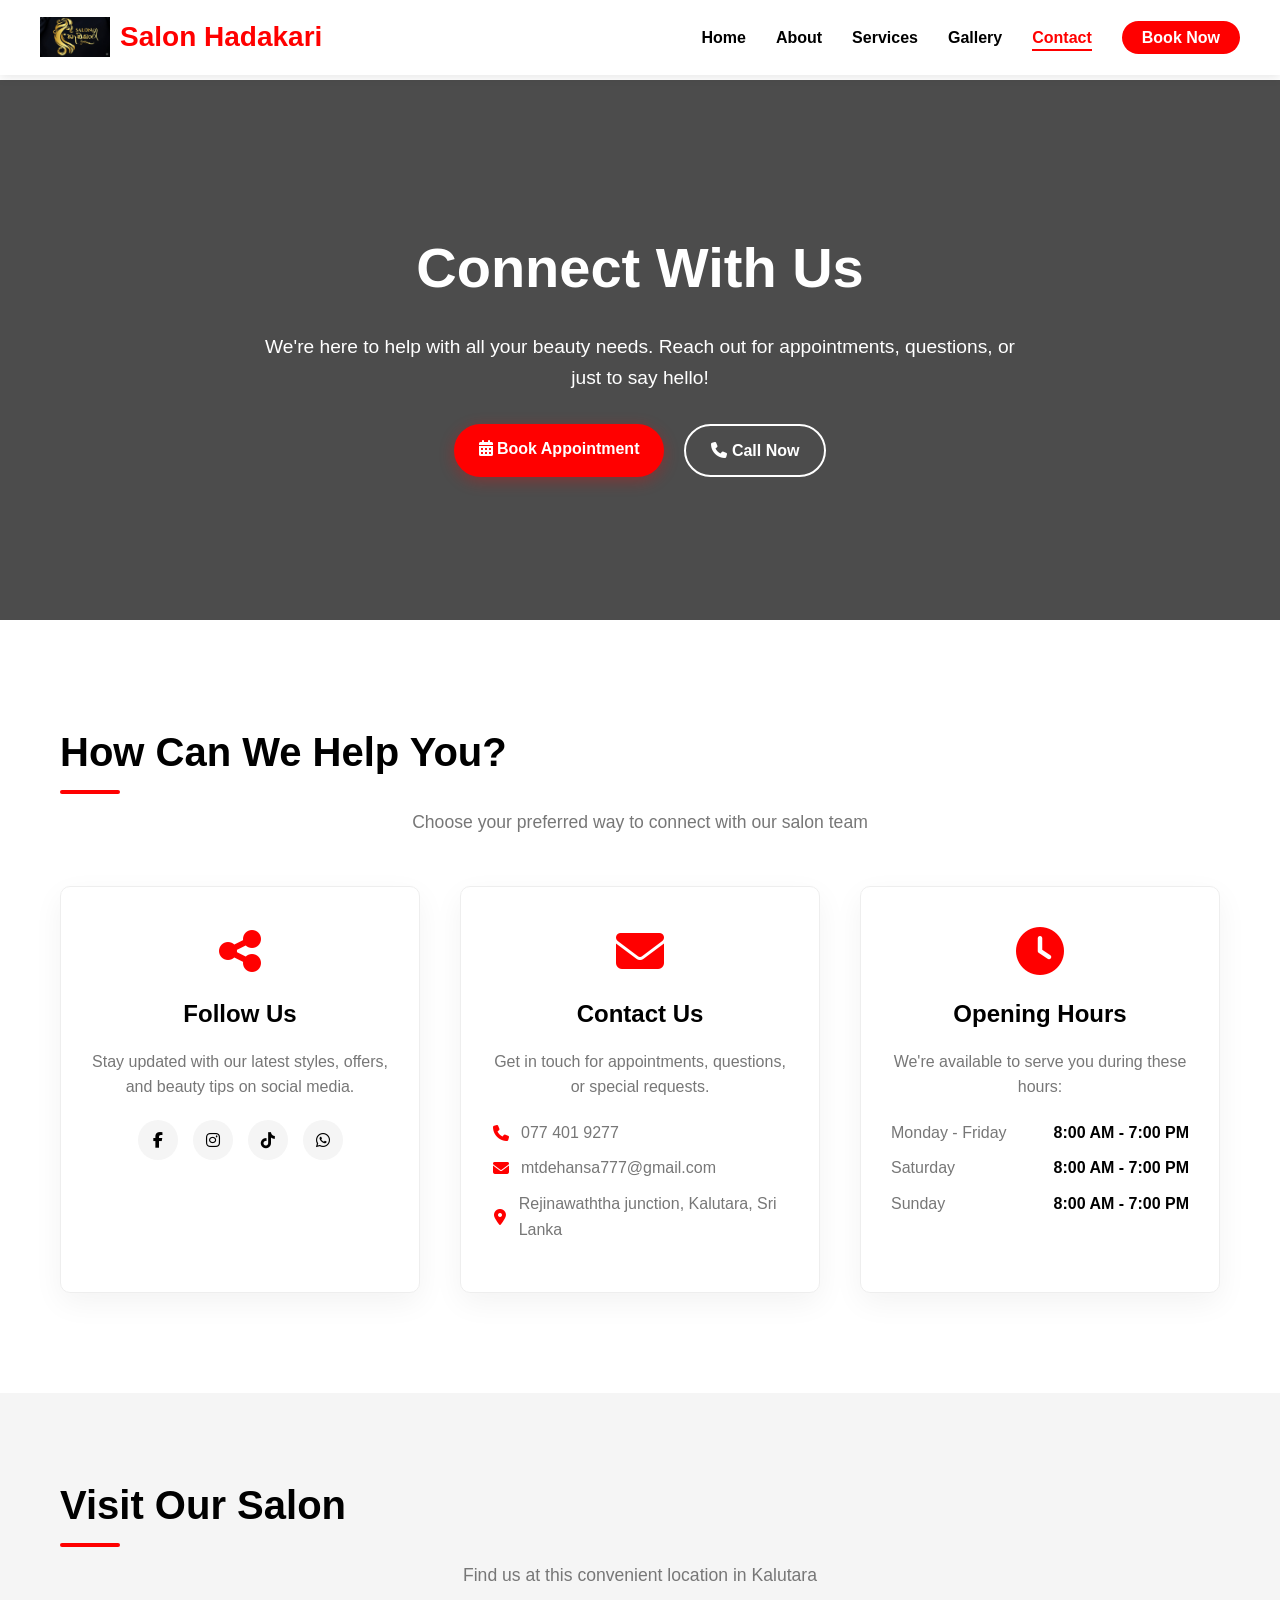
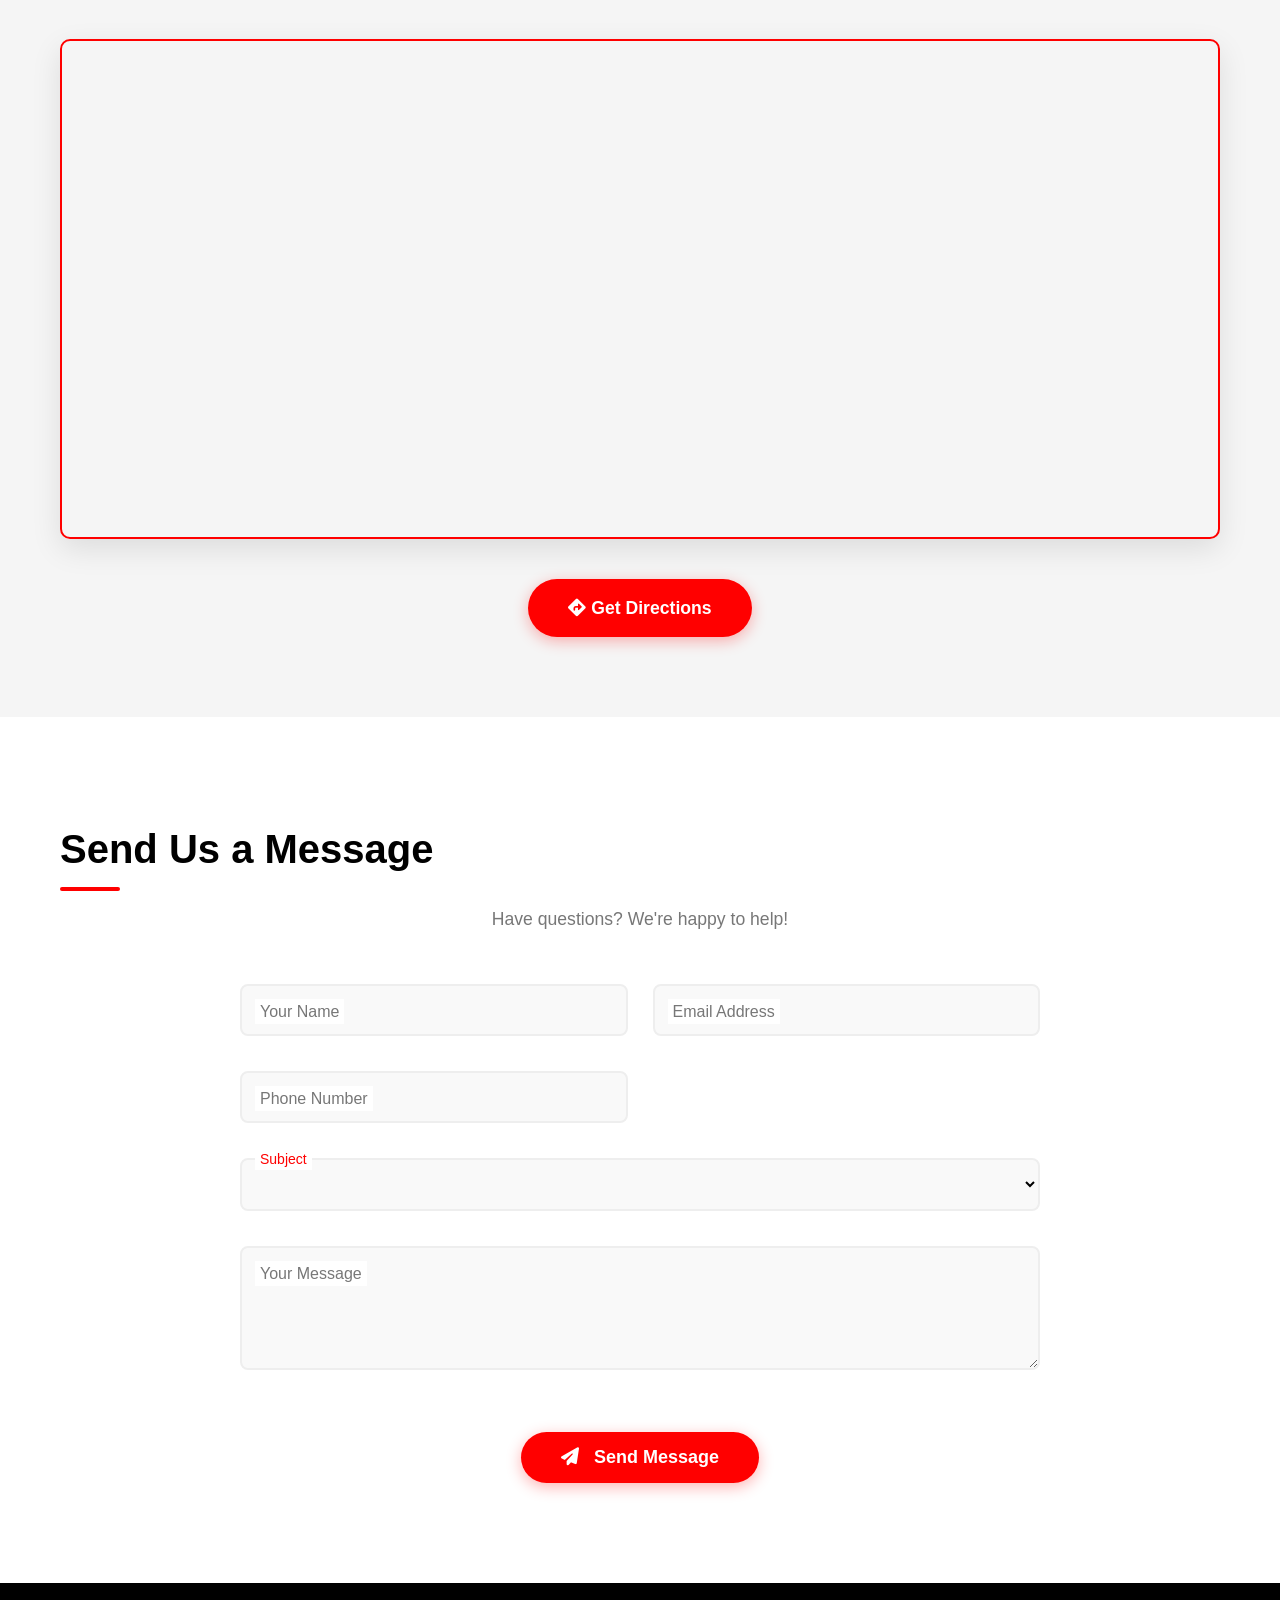
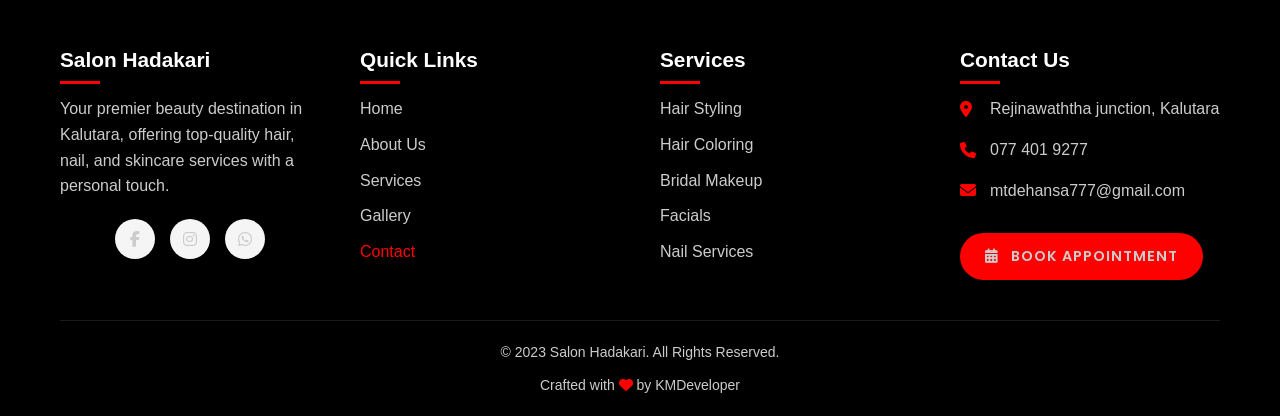
<file: contact.html>
<!DOCTYPE html>
<html lang="en">

<head>
    <meta charset="UTF-8">
    <meta name="viewport" content="width=device-width, initial-scale=1.0">
    <title>Contact Us - Salon Hadakari</title>
    <link rel="stylesheet" href="https://cdnjs.cloudflare.com/ajax/libs/font-awesome/6.4.0/css/all.min.css">
    <link rel="preconnect" href="https://fonts.googleapis.com">
    <link rel="preconnect" href="https://fonts.gstatic.com" crossorigin>
    <link href="https://fonts.googleapis.com/css2?family=Poppins:wght@300;400;500;600;700&display=swap" rel="stylesheet">
    <link rel="stylesheet" href="CSS File/contact.css">
</head>

<body>
    <!-- Header with Navigation -->
    <header id="header">
        <div class="container header-container">
            <a href="index.html" class="logo">
                <img src="PNG File/logo1.jpg" alt="Salon Hadakari Logo">
                <span>Salon Hadakari</span>
            </a>
            <button class="mobile-menu-btn" id="mobileMenuBtn" aria-label="Toggle menu">
                <i class="fas fa-bars"></i>
            </button>
            <nav id="mainNav">
                <ul>
                    <li><a href="index.html">Home</a></li>
                    <li><a href="About.html">About</a></li>
                    <li><a href="services.html">Services</a></li>
                    <li><a href="gallery.html">Gallery</a></li>
                    <li><a href="contact.html" class="active">Contact</a></li>
                    <li><a href="booking.html" class="nav-cta">Book Now</a></li>
                </ul>
            </nav>
        </div>
    </header>

    <!-- Hero Section -->
    <section class="hero">
        <div class="hero-content">
            <h1>Connect With Us</h1>
            <p>We're here to help with all your beauty needs. Reach out for appointments, questions, or just to say hello!</p>
            <div class="hero-buttons">
                <a href="#contact-sections" class="btn pulse"><i class="fas fa-calendar-alt"></i> Book Appointment</a>
                <a href="tel:0774019277" class="btn secondary-btn"><i class="fas fa-phone"></i> Call Now</a>
            </div>
        </div>
    </section>

    <!-- Contact Sections -->
    <section class="contact-sections" id="contact-sections">
        <div class="container">
            <h2 class="section-title">How Can We Help You?</h2>
            <p class="section-subtitle">Choose your preferred way to connect with our salon team</p>

            <div class="contact-grid">
                <div class="contact-card" id="contact-card1">
                    <div class="card-icon">
                        <i class="fas fa-share-alt"></i>
                    </div>
                    <h3>Follow Us</h3>
                    <p>Stay updated with our latest styles, offers, and beauty tips on social media.</p>

                    <div class="social-links">
                        <a href="#" aria-label="Facebook"><i class="fab fa-facebook-f"></i></a>
                        <a href="#" aria-label="Instagram"><i class="fab fa-instagram"></i></a>
                        <a href="#" aria-label="TikTok"><i class="fab fa-tiktok"></i></a>
                        <a href="#" aria-label="WhatsApp"><i class="fab fa-whatsapp"></i></a>
                    </div>
                </div>

                <div class="contact-card" id="contact-card2">
                    <div class="card-icon">
                        <i class="fas fa-envelope"></i>
                    </div>
                    <h3>Contact Us</h3>
                    <p>Get in touch for appointments, questions, or special requests.</p>

                    <div class="contact-info">
                        <p><i class="fas fa-phone"></i> <a href="tel:0774019277">077 401 9277</a></p>
                        <p><i class="fas fa-envelope"></i> <a href="mailto:mtdehansa777@gmail.com">mtdehansa777@gmail.com</a></p>
                        <p><i class="fas fa-map-marker-alt"></i> Rejinawaththa junction, Kalutara, Sri Lanka</p>
                    </div>
                </div>

                <div class="contact-card" id="contact-card3">
                    <div class="card-icon">
                        <i class="fas fa-clock"></i>
                    </div>
                    <h3>Opening Hours</h3>
                    <p>We're available to serve you during these hours:</p>

                    <div class="opening-hours">
                        <p><span>Monday - Friday</span> <span>8:00 AM - 7:00 PM</span></p>
                        <p><span>Saturday</span> <span>8:00 AM - 7:00 PM</span></p>
                        <p><span>Sunday</span> <span>8:00 AM - 7:00 PM</span></p>
                    </div>
                </div>
            </div>
        </div>
    </section>

    <!-- Map Section -->
    <section class="map-section">
        <div class="container">
            <h2 class="section-title">Visit Our Salon</h2>
            <p class="section-subtitle">Find us at this convenient location in Kalutara</p>

            <div class="map-container" id="map-container">
                <iframe
                    src="https://www.google.com/maps/embed?pb=!1m18!1m12!1m3!1d3963.404790055003!2d79.9632153153265!3d6.597654595231479!2m3!1f0!2f0!3f0!3m2!1i1024!2i768!4f13.1!3m3!1m2!1s0x3ae237a0b5d4e8c1%3A0x1a0b5d4e8c1b0a0d!2sRejinawaththa%20Junction%2C%20Kalutara!5e0!3m2!1sen!2slk!4v1620000000000!5m2!1sen!2slk"
                    allowfullscreen="" loading="lazy" referrerpolicy="no-referrer-when-downgrade"></iframe>
            </div>
            
            <div class="map-cta">
                <a href="https://maps.google.com?q=Rejinawaththa+junction,Kalutara" class="btn" target="_blank">
                    <i class="fas fa-directions"></i> Get Directions
                </a>
            </div>
        </div>
    </section>

    <!-- Contact Form Section -->
    <section class="contact-form-section">
        <div class="container">
            <h2 class="section-title">Send Us a Message</h2>
            <p class="section-subtitle">Have questions? We're happy to help!</p>
            
            <form class="contact-form">
                <div class="form-group">
                    <input type="text" id="name" name="name" required>
                    <label for="name">Your Name</label>
                </div>
                <div class="form-group">
                    <input type="email" id="email" name="email" required>
                    <label for="email">Email Address</label>
                </div>
                <div class="form-group">
                    <input type="tel" id="phone" name="phone">
                    <label for="phone">Phone Number</label>
                </div>
                <div class="form-group">
                    <select id="subject" name="subject" required>
                        <option value="" disabled selected></option>
                        <option value="appointment">Appointment Request</option>
                        <option value="question">General Question</option>
                        <option value="feedback">Feedback</option>
                        <option value="other">Other</option>
                    </select>
                    <label for="subject">Subject</label>
                </div>
                <div class="form-group">
                    <textarea id="message" name="message" rows="5" required></textarea>
                    <label for="message">Your Message</label>
                </div>
                <button type="submit" class="btn form-submit-btn">
                    <i class="fas fa-paper-plane"></i> Send Message
                </button>
            </form>
        </div>
    </section>

    <!-- Footer -->
    <footer>
        <div class="container">
            <div class="footer-content">
                <div class="footer-column">
                    <h3>Salon Hadakari</h3>
                    <p>Your premier beauty destination in Kalutara, offering top-quality hair, nail, and skincare services with a personal touch.</p>
                    <div class="social-links">
                        <a href="#" aria-label="Facebook"><i class="fab fa-facebook-f"></i></a>
                        <a href="#" aria-label="Instagram"><i class="fab fa-instagram"></i></a>
                        <a href="#" aria-label="WhatsApp"><i class="fab fa-whatsapp"></i></a>
                    </div>
                </div>

                <div class="footer-column">
                    <h3>Quick Links</h3>
                    <ul class="footer-links">
                        <li><a href="index.html">Home</a></li>
                        <li><a href="About.html">About Us</a></li>
                        <li><a href="services.html">Services</a></li>
                        <li><a href="gallery.html">Gallery</a></li>
                        <li><a href="contact.html" class="active">Contact</a></li>
                    </ul>
                </div>

                <div class="footer-column">
                    <h3>Services</h3>
                    <ul class="footer-links">
                        <li><a href="services.html#hair">Hair Styling</a></li>
                        <li><a href="services.html#color">Hair Coloring</a></li>
                        <li><a href="services.html#bridal">Bridal Makeup</a></li>
                        <li><a href="services.html#facials">Facials</a></li>
                        <li><a href="services.html#nails">Nail Services</a></li>
                    </ul>
                </div>

                <div class="footer-column">
                    <h3>Contact Us</h3>
                    <p><i class="fas fa-map-marker-alt"></i> Rejinawaththa junction, Kalutara</p>
                    <p><i class="fas fa-phone"></i> <a href="tel:0774019277">077 401 9277</a></p>
                    <p><i class="fas fa-envelope"></i> <a href="mailto:mtdehansa777@gmail.com">mtdehansa777@gmail.com</a></p>
                    <a href="booking.html" class="footer-book-btn">
                        <i class="fas fa-calendar-alt"></i> Book Appointment
                    </a>
                </div>
            </div>

            <div class="footer-bottom">
                <p>&copy; 2023 Salon Hadakari. All Rights Reserved.</p>
                <p class="designer-credit">Crafted with <i class="fas fa-heart"></i> by KMDeveloper</p>
            </div>
        </div>
    </footer>

    <script src="Javascript File/contact.js"></script>
</body>

</html>
</file>
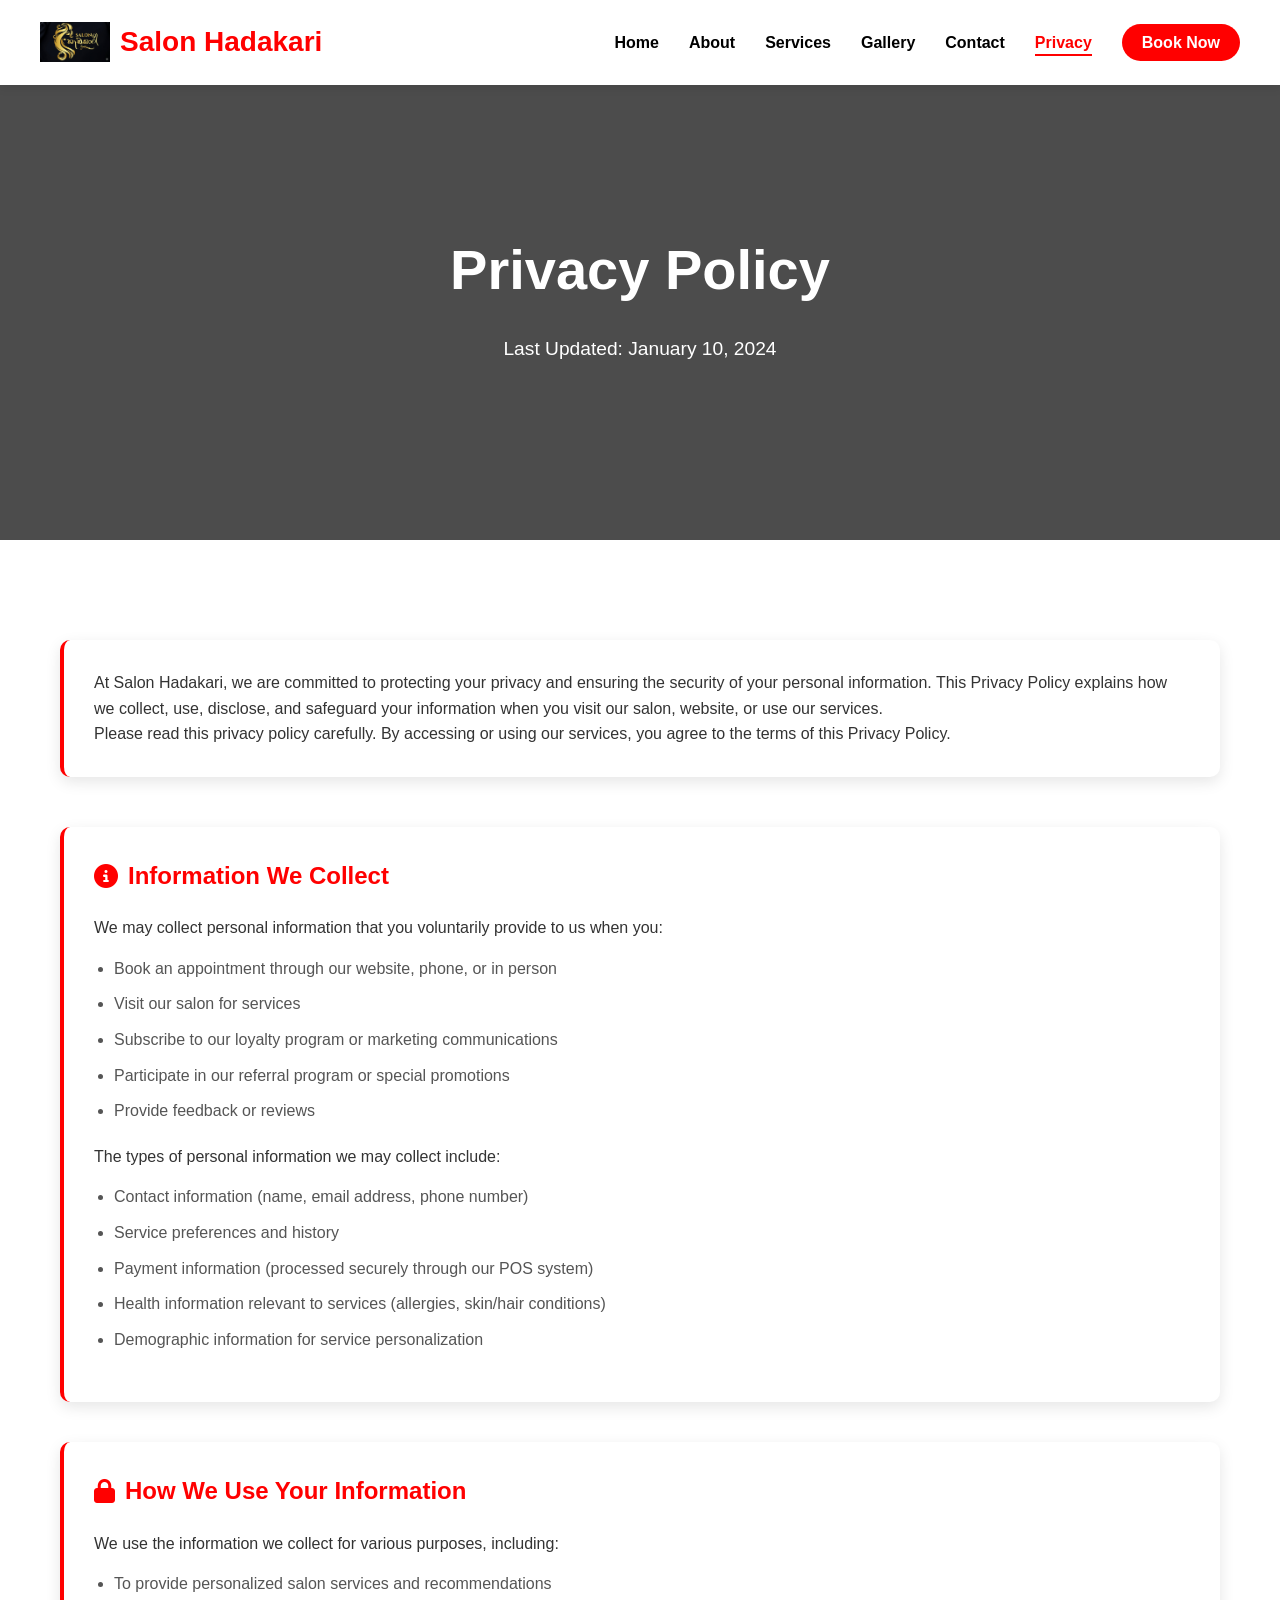
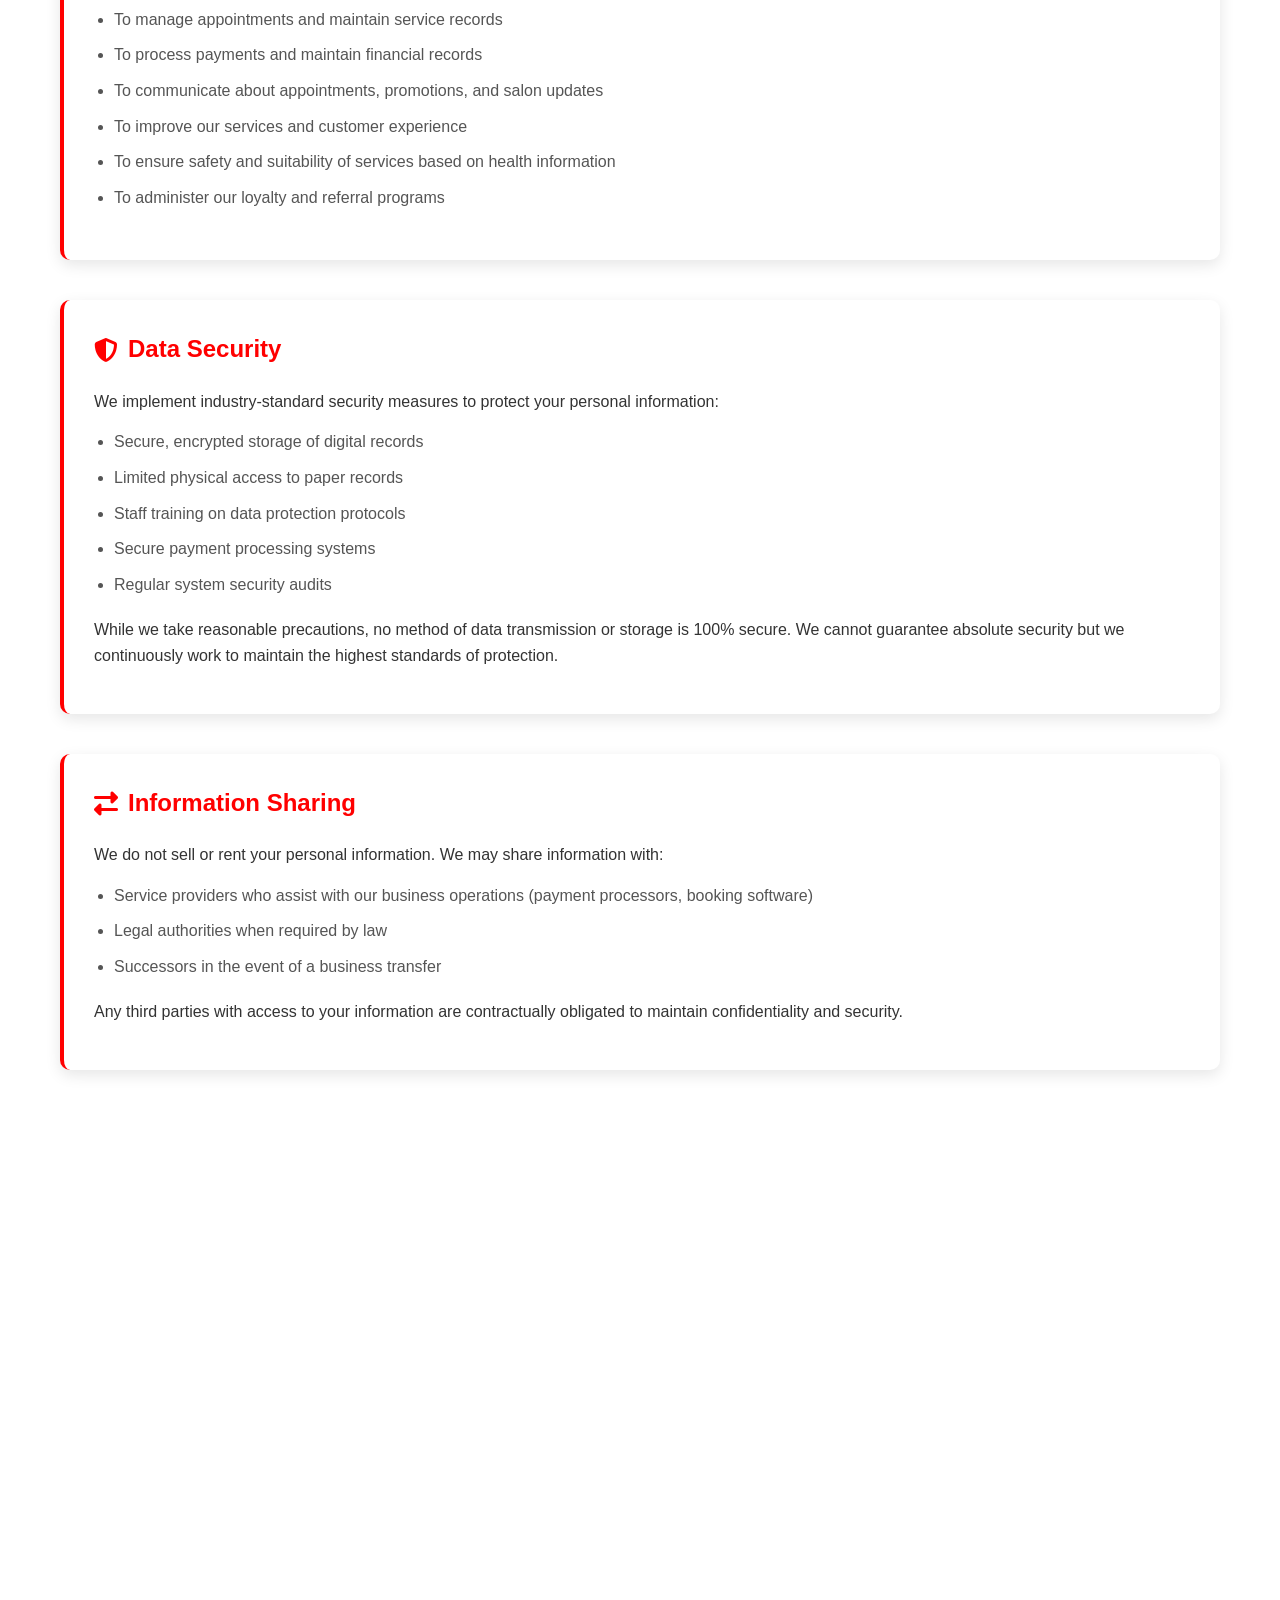
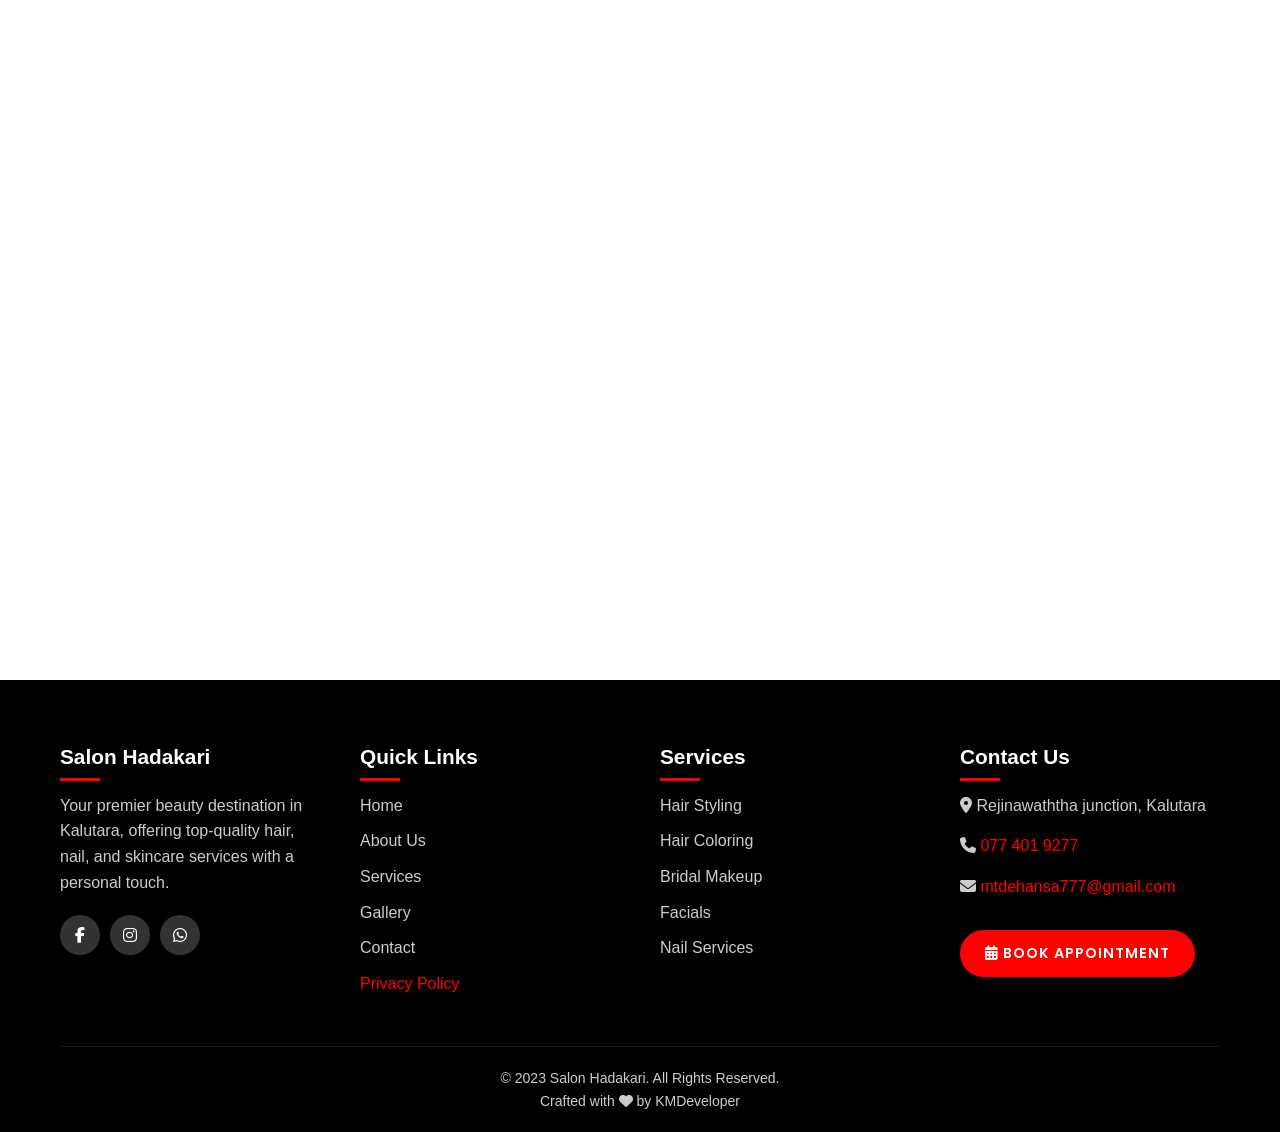
<file: privacy.html>
<!DOCTYPE html>
<html lang="en">

<head>
    <meta charset="UTF-8">
    <meta name="viewport" content="width=device-width, initial-scale=1.0">
    <title>Privacy Policy - Salon Hadakari</title>
    <link rel="stylesheet" href="https://cdnjs.cloudflare.com/ajax/libs/font-awesome/6.4.0/css/all.min.css">
    <link rel="preconnect" href="https://fonts.googleapis.com">
    <link rel="preconnect" href="https://fonts.gstatic.com" crossorigin>
    <link href="https://fonts.googleapis.com/css2?family=Poppins:wght@300;400;500;600;700&display=swap" rel="stylesheet">
    <link rel="stylesheet" href="CSS File/privacy.css">
</head>

<body>
    <!-- Header with Navigation -->
    <header id="header">
        <div class="container header-container">
            <a href="index.html" class="logo">
                <img src="PNG File/logo1.jpg" alt="Salon Hadakari Logo">
                <span>Salon Hadakari</span>
            </a>
            <button class="mobile-menu-btn" id="mobileMenuBtn" aria-label="Toggle menu">
                <i class="fas fa-bars"></i>
            </button>
            <nav id="mainNav">
                <ul>
                    <li><a href="index.html">Home</a></li>
                    <li><a href="About.html">About</a></li>
                    <li><a href="services.html">Services</a></li>
                    <li><a href="gallery.html">Gallery</a></li>
                    <li><a href="contact.html">Contact</a></li>
                    <li><a href="privacy.html" class="active">Privacy</a></li>
                    <li><a href="booking.html" class="nav-cta">Book Now</a></li>
                </ul>
            </nav>
        </div>
    </header>

    <!-- Privacy Policy Hero Section -->
    <section class="privacy-hero">
        <div class="container">
            <h1>Privacy Policy</h1>
            <p>Last Updated: January 10, 2024</p>
        </div>
    </section>

    <!-- Privacy Policy Content -->
    <section class="privacy-content">
        <div class="container">
            <div class="privacy-intro">
                <p>At Salon Hadakari, we are committed to protecting your privacy and ensuring the security of your personal information. This Privacy Policy explains how we collect, use, disclose, and safeguard your information when you visit our salon, website, or use our services.</p>
                <p>Please read this privacy policy carefully. By accessing or using our services, you agree to the terms of this Privacy Policy.</p>
            </div>

            <div class="privacy-section">
                <h2><i class="fas fa-info-circle"></i> Information We Collect</h2>
                <p>We may collect personal information that you voluntarily provide to us when you:</p>
                <ul>
                    <li>Book an appointment through our website, phone, or in person</li>
                    <li>Visit our salon for services</li>
                    <li>Subscribe to our loyalty program or marketing communications</li>
                    <li>Participate in our referral program or special promotions</li>
                    <li>Provide feedback or reviews</li>
                </ul>
                <p>The types of personal information we may collect include:</p>
                <ul>
                    <li>Contact information (name, email address, phone number)</li>
                    <li>Service preferences and history</li>
                    <li>Payment information (processed securely through our POS system)</li>
                    <li>Health information relevant to services (allergies, skin/hair conditions)</li>
                    <li>Demographic information for service personalization</li>
                </ul>
            </div>

            <div class="privacy-section">
                <h2><i class="fas fa-lock"></i> How We Use Your Information</h2>
                <p>We use the information we collect for various purposes, including:</p>
                <ul>
                    <li>To provide personalized salon services and recommendations</li>
                    <li>To manage appointments and maintain service records</li>
                    <li>To process payments and maintain financial records</li>
                    <li>To communicate about appointments, promotions, and salon updates</li>
                    <li>To improve our services and customer experience</li>
                    <li>To ensure safety and suitability of services based on health information</li>
                    <li>To administer our loyalty and referral programs</li>
                </ul>
            </div>

            <div class="privacy-section">
                <h2><i class="fas fa-shield-alt"></i> Data Security</h2>
                <p>We implement industry-standard security measures to protect your personal information:</p>
                <ul>
                    <li>Secure, encrypted storage of digital records</li>
                    <li>Limited physical access to paper records</li>
                    <li>Staff training on data protection protocols</li>
                    <li>Secure payment processing systems</li>
                    <li>Regular system security audits</li>
                </ul>
                <p>While we take reasonable precautions, no method of data transmission or storage is 100% secure. We cannot guarantee absolute security but we continuously work to maintain the highest standards of protection.</p>
            </div>

            <div class="privacy-section">
                <h2><i class="fas fa-exchange-alt"></i> Information Sharing</h2>
                <p>We do not sell or rent your personal information. We may share information with:</p>
                <ul>
                    <li>Service providers who assist with our business operations (payment processors, booking software)</li>
                    <li>Legal authorities when required by law</li>
                    <li>Successors in the event of a business transfer</li>
                </ul>
                <p>Any third parties with access to your information are contractually obligated to maintain confidentiality and security.</p>
            </div>

            <div class="privacy-section">
                <h2><i class="fas fa-user"></i> Your Rights</h2>
                <p>You have certain rights regarding your personal information:</p>
                <ul>
                    <li>Right to access the information we hold about you</li>
                    <li>Right to request correction of inaccurate information</li>
                    <li>Right to request deletion of your personal data (subject to legal requirements)</li>
                    <li>Right to opt-out of marketing communications</li>
                    <li>Right to restrict or object to certain processing</li>
                </ul>
                <p>To exercise these rights, please contact us using the information below.</p>
            </div>

            <div class="privacy-section">
                <h2><i class="fas fa-pen"></i> Changes to This Policy</h2>
                <p>We may update this Privacy Policy periodically to reflect changes in our practices or legal requirements. We will notify you of significant changes through our website or direct communication.</p>
                <p>The "Last Updated" date at the top of this policy indicates when it was last revised. Your continued use of our services after changes constitutes acceptance of the updated policy.</p>
            </div>

            <div class="privacy-section">
                <h2><i class="fas fa-envelope"></i> Contact Us</h2>
                <p>If you have any questions about this Privacy Policy or wish to exercise your rights, please contact us:</p>
                <ul class="contact-info">
                    <li><i class="fas fa-envelope"></i> mtdehansa777@gmail.com</li>
                    <li><i class="fas fa-phone"></i> 077 401 9277</li>
                    <li><i class="fas fa-map-marker-alt"></i> Rejinawaththa junction , Kalutara, Sri Lanka</li>
                    <li><i class="fas fa-clock"></i> Mon-Fri: 8AM-7PM | Sat-Sun: 8AM-7PM</li>
                </ul>
            </div>
        </div>
    </section>

    <!-- Footer -->
    <footer>
        <div class="container">
            <div class="footer-content">
                <div class="footer-column">
                    <h3>Salon Hadakari</h3>
                    <p>Your premier beauty destination in Kalutara, offering top-quality hair, nail, and skincare services with a personal touch.</p>
                    <div class="social-links">
                        <a href="#" aria-label="Facebook"><i class="fab fa-facebook-f"></i></a>
                        <a href="#" aria-label="Instagram"><i class="fab fa-instagram"></i></a>
                        <a href="#" aria-label="WhatsApp"><i class="fab fa-whatsapp"></i></a>
                    </div>
                </div>

                <div class="footer-column">
                    <h3>Quick Links</h3>
                    <ul class="footer-links">
                        <li><a href="index.html">Home</a></li>
                        <li><a href="About.html">About Us</a></li>
                        <li><a href="services.html">Services</a></li>
                        <li><a href="gallery.html">Gallery</a></li>
                        <li><a href="contact.html">Contact</a></li>
                        <li><a href="privacy.html" class="active">Privacy Policy</a></li>
                    </ul>
                </div>

                <div class="footer-column">
                    <h3>Services</h3>
                    <ul class="footer-links">
                        <li><a href="services.html#hair">Hair Styling</a></li>
                        <li><a href="services.html#color">Hair Coloring</a></li>
                        <li><a href="services.html#bridal">Bridal Makeup</a></li>
                        <li><a href="services.html#facials">Facials</a></li>
                        <li><a href="services.html#nails">Nail Services</a></li>
                    </ul>
                </div>

                <div class="footer-column">
                    <h3>Contact Us</h3>
                    <p><i class="fas fa-map-marker-alt"></i> Rejinawaththa junction, Kalutara</p>
                    <p><i class="fas fa-phone"></i> <a href="tel:0774019277">077 401 9277</a></p>
                    <p><i class="fas fa-envelope"></i> <a href="mailto:mtdehansa777@gmail.com">mtdehansa777@gmail.com</a></p>
                    <a href="booking.html" class="footer-book-btn">
                        <i class="fas fa-calendar-alt"></i> Book Appointment
                    </a>
                </div>
            </div>

            <div class="footer-bottom">
                <p>&copy; 2023 Salon Hadakari. All Rights Reserved.</p>
                <p class="designer-credit">Crafted with <i class="fas fa-heart"></i> by KMDeveloper</p>
            </div>
        </div>
    </footer>

    <script src="Javascript File/privacy.js"></script>
</body>

</html>
</file>
<file: CSS File/contact.css>
/* contact.css - Fixed version */

/* Global Styles */
:root {
    --primary-color: #ff0000;
    --secondary-color: #000000;
    --accent-color: #ff0000;
    --light-color: #ffffff;
    --dark-color: #000000;
    --text-color: #333333;
    --text-light: #777777;
}

* {
    margin: 0;
    padding: 0;
    box-sizing: border-box;
    font-family: 'Segoe UI', Tahoma, Geneva, Verdana, sans-serif;
}

body {
    color: var(--text-color);
    line-height: 1.6;
    overflow-x: hidden;
    background-color: var(--light-color);
    padding-top: 80px; /* Add padding to account for fixed header */
}

a {
    text-decoration: none;
    color: var(--primary-color);
    transition: all 0.3s ease;
}

a:hover {
    color: var(--accent-color);
    opacity: 0.8;
}

.container {
    width: 100%;
    max-width: 1200px;
    margin: 0 auto;
    padding: 0 20px;
}

.btn {
    display: inline-block;
    background: var(--primary-color);
    color: white;
    padding: 12px 25px;
    border: none;
    border-radius: 50px;
    cursor: pointer;
    font-size: 16px;
    font-weight: 600;
    transition: all 0.3s ease;
    box-shadow: 0 4px 15px rgba(255, 0, 0, 0.3);
}

.btn:hover {
    background: #cc0000;
    transform: translateY(-3px);
    box-shadow: 0 6px 20px rgba(255, 0, 0, 0.4);
}

.section-title {
    font-size: 2.5rem;
    margin-bottom: 1.5rem;
    color: var(--secondary-color);
    position: relative;
    display: inline-block;
}

.section-title::after {
    content: '';
    position: absolute;
    bottom: -10px;
    left: 0;
    width: 60px;
    height: 4px;
    background: var(--primary-color);
    border-radius: 2px;
}

/* Header Styles - Fixed */
header {
    background-color: var(--light-color);
    box-shadow: 0 2px 10px rgba(0, 0, 0, 0.1);
    position: fixed;
    top: 0;
    left: 0;
    width: 100%;
    z-index: 1000;
    transition: all 0.3s ease;
}

header.scrolled {
    box-shadow: 0 5px 20px rgba(0, 0, 0, 0.15);
    background-color: rgba(255, 255, 255, 0.98);
}

.header-container {
    display: flex;
    justify-content: space-between;
    align-items: center;
    padding: 15px 0; /* Reduced from 20px to 15px */
}

.logo {
    font-size: 28px;
    font-weight: 700;
    color: var(--secondary-color);
    display: flex;
    align-items: center;
    text-decoration: none;
}

.logo img {
    height: 40px;
    margin-right: 10px;
}

.logo span {
    color: var(--primary-color);
}

nav ul {
    display: flex;
    list-style: none;
    margin: 0;
    padding: 0;
}

nav ul li {
    margin-left: 30px;
}

nav ul li a {
    color: var(--dark-color);
    font-weight: 600;
    position: relative;
    text-decoration: none;
    font-size: 1rem;
    transition: all 0.3s ease;
}

nav ul li a.active {
    color: var(--primary-color);
}

nav ul li a::after {
    content: '';
    position: absolute;
    bottom: -5px;
    left: 0;
    width: 0;
    height: 2px;
    background: var(--primary-color);
    transition: width 0.3s ease;
}

nav ul li a:hover::after,
nav ul li a.active::after {
    width: 100%;
}

.nav-cta {
    background: var(--primary-color);
    color: white !important;
    padding: 8px 20px !important;
    border-radius: 50px;
    transition: all 0.3s ease;
}

.nav-cta:hover {
    background: #cc0000;
    transform: translateY(-2px);
}

.nav-cta::after {
    display: none !important; /* Remove underline effect for CTA button */
}

.mobile-menu-btn {
    display: none;
    background: none;
    border: none;
    font-size: 24px;
    color: var(--dark-color);
    cursor: pointer;
    z-index: 1001;
}

/* Hero Section - Fixed */
.hero {
    height: 60vh; /* Reduced from 100vh to 60vh */
    background: linear-gradient(rgba(0, 0, 0, 0.7), rgba(0, 0, 0, 0.7)), url('https://images.unsplash.com/photo-1522071820081-009f0129c71c?ixlib=rb-4.0.3&ixid=M3wxMjA3fDB8MHxwaG90by1wYWdlfHx8fGVufDB8fHx8fA%3D%3D&auto=format&fit=crop&w=2070&q=80') no-repeat center center/cover;
    display: flex;
    align-items: center;
    text-align: center;
    color: white;
    padding-top: 0; /* Remove padding-top */
    animation: fadeIn 1.5s ease-in-out;
}

@keyframes fadeIn {
    from { opacity: 0; }
    to { opacity: 1; }
}

.hero-content {
    max-width: 800px;
    margin: 0 auto;
    padding: 0 20px;
}

.hero h1 {
    font-size: 3.5rem;
    margin-bottom: 20px;
    animation: slideUp 1s ease-out;
}

@keyframes slideUp {
    from { 
        opacity: 0;
        transform: translateY(50px);
    }
    to { 
        opacity: 1;
        transform: translateY(0);
    }
}

.hero p {
    font-size: 1.2rem;
    margin-bottom: 30px;
    animation: slideUp 1s 0.2s ease-out both;
    opacity: 0;
}

.hero-buttons {
    display: flex;
    gap: 20px;
    justify-content: center;
    animation: slideUp 1s 0.4s ease-out both;
    opacity: 0;
}

.secondary-btn {
    background: transparent !important;
    border: 2px solid white !important;
    color: white !important;
    box-shadow: none !important;
}

.secondary-btn:hover {
    background: rgba(255, 255, 255, 0.1) !important;
    transform: translateY(-3px);
}

/* Contact Sections */
.contact-sections {
    padding: 100px 0;
    background-color: var(--light-color);
}

.section-subtitle {
    text-align: center;
    color: var(--text-light);
    margin-bottom: 50px;
    font-size: 1.1rem;
}

.contact-grid {
    display: grid;
    grid-template-columns: repeat(auto-fit, minmax(300px, 1fr));
    gap: 40px;
    margin-top: 50px;
}

.contact-card {
    background: var(--light-color);
    border-radius: 10px;
    padding: 40px 30px;
    box-shadow: 0 10px 30px rgba(0, 0, 0, 0.05);
    transition: all 0.3s ease;
    opacity: 0;
    transform: translateY(30px);
    border: 1px solid #eee;
    text-align: center;
}

.contact-card.animated {
    opacity: 1;
    transform: translateY(0);
}

.contact-card:hover {
    transform: translateY(-10px);
    box-shadow: 0 15px 35px rgba(0, 0, 0, 0.1);
    border-color: var(--primary-color);
}

.card-icon i {
    font-size: 3rem;
    color: var(--primary-color);
    margin-bottom: 20px;
}

.contact-card h3 {
    font-size: 1.5rem;
    margin-bottom: 15px;
    color: var(--secondary-color);
}

.contact-card p {
    color: var(--text-light);
    margin-bottom: 20px;
}

.contact-info {
    margin-top: 20px;
    text-align: left;
}

.contact-info p {
    margin-bottom: 10px;
    display: flex;
    align-items: center;
}

.contact-info i {
    font-size: 1rem;
    margin-right: 10px;
    color: var(--primary-color);
    width: 20px;
    text-align: center;
}

.contact-info a {
    color: var(--text-light);
    transition: color 0.3s ease;
}

.contact-info a:hover {
    color: var(--primary-color);
}

.opening-hours {
    margin-top: 20px;
    text-align: left;
}

.opening-hours p {
    display: flex;
    justify-content: space-between;
    margin-bottom: 10px;
    color: var(--text-light);
}

.opening-hours p span:last-child {
    font-weight: 600;
    color: var(--secondary-color);
}

.social-links {
    display: flex;
    justify-content: center;
    gap: 15px;
    margin-top: 20px;
}

.social-links a {
    display: flex;
    align-items: center;
    justify-content: center;
    width: 40px;
    height: 40px;
    background: #f5f5f5;
    border-radius: 50%;
    color: var(--secondary-color);
    transition: all 0.3s ease;
}

.social-links a:hover {
    background: var(--primary-color);
    color: white;
    transform: translateY(-3px);
}

/* Map Section */
.map-section {
    padding: 80px 0;
    background-color: #f5f5f5;
}

.map-container {
    height: 500px;
    border-radius: 10px;
    overflow: hidden;
    box-shadow: 0 10px 30px rgba(0, 0, 0, 0.1);
    margin-top: 50px;
    opacity: 0;
    transform: scale(0.95);
    transition: all 0.8s ease;
    border: 2px solid var(--primary-color);
}

.map-container.animated {
    opacity: 1;
    transform: scale(1);
}

.map-container iframe {
    width: 100%;
    height: 100%;
    border: none;
}

.map-cta {
    text-align: center;
    margin-top: 40px;
}

.map-cta .btn {
    padding: 15px 40px;
    font-size: 1.1rem;
}

/* Contact Form Section */
.contact-form-section {
    padding: 100px 0;
    background-color: var(--light-color);
}

.contact-form {
    max-width: 800px;
    margin: 50px auto 0;
    display: grid;
    grid-template-columns: 1fr 1fr;
    gap: 25px;
}

.form-group {
    position: relative;
    margin-bottom: 10px;
}

.form-group:nth-child(4),
.form-group:nth-child(5) {
    grid-column: span 2;
}

.form-group input,
.form-group select,
.form-group textarea {
    width: 100%;
    padding: 15px;
    border: 2px solid #eee;
    border-radius: 8px;
    font-size: 16px;
    transition: all 0.3s ease;
    background-color: #f9f9f9;
}

.form-group input:focus,
.form-group select:focus,
.form-group textarea:focus {
    border-color: var(--primary-color);
    background-color: white;
    outline: none;
}

.form-group label {
    position: absolute;
    top: 15px;
    left: 15px;
    color: var(--text-light);
    transition: all 0.3s ease;
    pointer-events: none;
    background-color: white;
    padding: 0 5px;
    font-size: 16px;
}

.form-group input:focus + label,
.form-group select:focus + label,
.form-group textarea:focus + label,
.form-group input:not(:placeholder-shown) + label,
.form-group select:not(:placeholder-shown) + label,
.form-group textarea:not(:placeholder-shown) + label {
    top: -10px;
    font-size: 14px;
    color: var(--primary-color);
}

.form-group input::placeholder,
.form-group select::placeholder,
.form-group textarea::placeholder {
    color: transparent;
}

.form-submit-btn {
    grid-column: span 2;
    justify-self: center;
    margin-top: 20px;
    font-size: 18px;
    padding: 15px 40px;
}

.form-submit-btn i {
    margin-right: 10px;
}

/* Footer - Fixed */
footer {
    background-color: var(--secondary-color);
    color: white;
    padding: 60px 0 20px;
}

.footer-content {
    display: grid;
    grid-template-columns: repeat(auto-fit, minmax(250px, 1fr));
    gap: 40px;
    margin-bottom: 40px;
}

.footer-column h3 {
    font-size: 1.3rem;
    margin-bottom: 20px;
    position: relative;
    display: inline-block;
    color: var(--light-color);
}

.footer-column h3::after {
    content: '';
    position: absolute;
    bottom: -8px;
    left: 0;
    width: 40px;
    height: 3px;
    background: var(--primary-color);
}

.footer-column p {
    margin-bottom: 15px;
    color: #cccccc;
    display: flex;
    align-items: center;
}

.footer-column p i {
    margin-right: 10px;
    color: var(--primary-color);
    width: 20px;
}

.footer-links {
    list-style: none;
}

.footer-links li {
    margin-bottom: 10px;
}

.footer-links a {
    color: #cccccc;
    transition: all 0.3s ease;
    position: relative;
}

.footer-links a:hover {
    color: var(--primary-color);
    padding-left: 5px;
}

.footer-links a.active {
    color: var(--primary-color);
}

.footer-column a {
    color: #cccccc;
    transition: color 0.3s ease;
}

.footer-column a:hover {
    color: var(--primary-color);
}

.footer-book-btn {
    background: var(--primary-color);
    color: black;
    border: none;
    padding: 12px 25px;
    font-weight: 600;
    border-radius: 30px;
    cursor: pointer;
    transition: all 0.3s ease;
    margin-top: 15px;
    font-family: 'Poppins', sans-serif;
    text-transform: uppercase;
    letter-spacing: 1px;
    font-size: 0.9rem;
    display: inline-block;
    text-decoration: none;
}

.footer-book-btn:hover {
    background: white;
    transform: translateY(-3px);
    box-shadow: 0 5px 15px rgba(255, 0, 0, 0.3);
}

.footer-book-btn i {
    margin-right: 8px;
}

.footer-bottom {
    text-align: center;
    padding-top: 20px;
    border-top: 1px solid rgba(255, 255, 255, 0.1);
    color: #cccccc;
    font-size: 14px;
}

.designer-credit {
    margin-top: 10px;
}

.designer-credit i {
    color: var(--primary-color);
}

/* Animations */
@keyframes pulse {
    0% { transform: scale(1); }
    50% { transform: scale(1.05); }
    100% { transform: scale(1); }
}

.pulse {
    animation: pulse 2s infinite;
}

/* Responsive Styles */
@media (max-width: 992px) {
    .hero h1 {
        font-size: 2.8rem;
    }
    
    .section-title {
        font-size: 2rem;
    }
}

@media (max-width: 768px) {
    .mobile-menu-btn {
        display: block;
    }
    
    nav {
        position: fixed;
        top: 80px;
        left: -100%;
        width: 80%;
        height: calc(100vh - 80px);
        background: white;
        box-shadow: 0 5px 10px rgba(0, 0, 0, 0.1);
        transition: all 0.3s ease;
        z-index: 999;
    }
    
    nav.active {
        left: 0;
    }
    
    nav ul {
        flex-direction: column;
        padding: 20px;
    }
    
    nav ul li {
        margin: 15px 0;
    }
    
    .hero {
        height: 50vh;
    }
    
    .hero h1 {
        font-size: 2.5rem;
    }
    
    .hero p {
        font-size: 1rem;
    }
    
    .hero-buttons {
        flex-direction: column;
        gap: 15px;
    }
    
    .contact-form {
        grid-template-columns: 1fr;
    }
    
    .form-group:nth-child(4),
    .form-group:nth-child(5) {
        grid-column: span 1;
    }
    
    .form-submit-btn {
        grid-column: span 1;
    }
    
    .footer-content {
        grid-template-columns: 1fr;
        text-align: center;
    }
    
    .footer-column h3::after {
        left: 50%;
        transform: translateX(-50%);
    }
    
    .footer-column p {
        justify-content: center;
    }
    
    .social-links {
        justify-content: center;
    }
}

@media (max-width: 576px) {
    .hero h1 {
        font-size: 2rem;
    }
    
    .section-title {
        font-size: 1.8rem;
    }
    
    .contact-grid {
        grid-template-columns: 1fr;
    }
    
    .map-container {
        height: 350px;
    }
}
</file>
<file: CSS File/privacy.css>
/* Global Styles */
:root {
    --primary-color: #ff0000;
    --secondary-color: #000000;
    --accent-color: #ff0000;
    --light-color: #ffffff;
    --dark-color: #000000;
    --text-color: #333333;
    --text-light: #777777;
}

* {
    margin: 0;
    padding: 0;
    box-sizing: border-box;
    font-family: 'Segoe UI', Tahoma, Geneva, Verdana, sans-serif;
}

body {
    color: var(--text-color);
    line-height: 1.6;
    overflow-x: hidden;
    background-color: var(--light-color);
}

a {
    text-decoration: none;
    color: var(--primary-color);
    transition: all 0.3s ease;
}

a:hover {
    color: var(--accent-color);
    opacity: 0.8;
}

.container {
    width: 100%;
    max-width: 1200px;
    margin: 0 auto;
    padding: 0 20px;
}

.btn {
    display: inline-block;
    background: var(--primary-color);
    color: white;
    padding: 12px 25px;
    border: none;
    border-radius: 50px;
    cursor: pointer;
    font-size: 16px;
    font-weight: 600;
    transition: all 0.3s ease;
    box-shadow: 0 4px 15px rgba(255, 0, 0, 0.3);
}

.btn:hover {
    background: #cc0000;
    transform: translateY(-3px);
    box-shadow: 0 6px 20px rgba(255, 0, 0, 0.4);
}

.section-title {
    font-size: 2.5rem;
    margin-bottom: 1.5rem;
    color: var(--secondary-color);
    position: relative;
    display: inline-block;
}

.section-title::after {
    content: '';
    position: absolute;
    bottom: -10px;
    left: 0;
    width: 60px;
    height: 4px;
    background: var(--primary-color);
    border-radius: 2px;
}

/* Header Styles */
header {
    background-color: var(--light-color);
    box-shadow: 0 2px 10px rgba(0, 0, 0, 0.1);
    position: fixed;
    width: 100%;
    z-index: 1000;
    transition: all 0.3s ease;
}

header.scrolled {
    box-shadow: 0 5px 20px rgba(0, 0, 0, 0.15);
    background-color: rgba(255, 255, 255, 0.98);
}

.header-container {
    display: flex;
    justify-content: space-between;
    align-items: center;
    padding: 20px 0;
}

.logo {
    font-size: 28px;
    font-weight: 700;
    color: var(--secondary-color);
    display: flex;
    align-items: center;
}

.logo img {
    height: 40px;
    margin-right: 10px;
}

.logo span {
    color: var(--primary-color);
}

nav ul {
    display: flex;
    list-style: none;
}

nav ul li {
    margin-left: 30px;
}

nav ul li a {
    color: var(--dark-color);
    font-weight: 600;
    position: relative;
}

nav ul li a.active {
    color: var(--primary-color);
}

nav ul li a::after {
    content: '';
    position: absolute;
    bottom: -5px;
    left: 0;
    width: 0;
    height: 2px;
    background: var(--primary-color);
    transition: width 0.3s ease;
}

nav ul li a:hover::after,
nav ul li a.active::after {
    width: 100%;
}

.nav-cta {
    background: var(--primary-color);
    color: white !important;
    padding: 10px 20px;
    border-radius: 50px;
    transition: all 0.3s ease;
}

.nav-cta:hover {
    background: #cc0000;
    transform: translateY(-2px);
}

.nav-cta::after {
    display: none;
}

.mobile-menu-btn {
    display: none;
    background: none;
    border: none;
    font-size: 24px;
    color: var(--dark-color);
    cursor: pointer;
}

/* Privacy Hero Section */
.privacy-hero {
    height: 60vh;
    background: linear-gradient(rgba(0, 0, 0, 0.7), rgba(0, 0, 0, 0.7)), url('https://images.unsplash.com/photo-1522071820081-009f0129c71c?ixlib=rb-4.0.3&ixid=M3wxMjA3fDB8MHxwaG90by1wYWdlfHx8fGVufDB8fHx8fA%3D%3D&auto=format&fit=crop&w=2070&q=80') no-repeat center center/cover;
    display: flex;
    align-items: center;
    text-align: center;
    color: white;
    padding-top: 80px;
    animation: fadeIn 1.5s ease-in-out;
}

@keyframes fadeIn {
    from { opacity: 0; }
    to { opacity: 1; }
}

.privacy-hero h1 {
    font-size: 3.5rem;
    margin-bottom: 20px;
    animation: slideUp 1s ease-out;
}

@keyframes slideUp {
    from { 
        opacity: 0;
        transform: translateY(50px);
    }
    to { 
        opacity: 1;
        transform: translateY(0);
    }
}

.privacy-hero p {
    font-size: 1.2rem;
    margin-bottom: 30px;
    animation: slideUp 1s 0.2s ease-out both;
    opacity: 0;
}

/* Privacy Content Section */
.privacy-content {
    padding: 100px 0;
    background-color: var(--light-color);
}

.privacy-intro {
    margin-bottom: 50px;
    padding: 30px;
    background-color: #ffffff;
    border-radius: 10px;
    box-shadow: 0 5px 15px rgba(0, 0, 0, 0.1);
    border-left: 4px solid var(--primary-color);
}

.privacy-section {
    margin-bottom: 40px;
    padding: 30px;
    background-color: #ffffff;
    border-radius: 10px;
    box-shadow: 0 5px 15px rgba(0, 0, 0, 0.1);
    border-left: 4px solid var(--primary-color);
    transition: transform 0.3s, box-shadow 0.3s;
    opacity: 0;
    transform: translateY(30px);
}

.privacy-section.animated {
    opacity: 1;
    transform: translateY(0);
}

.privacy-section:hover {
    transform: translateY(-5px);
    box-shadow: 0 10px 20px rgba(0, 0, 0, 0.15);
}

.privacy-section h2 {
    color: var(--primary-color);
    margin-bottom: 20px;
    display: flex;
    align-items: center;
    gap: 10px;
}

.privacy-section h2 i {
    font-size: 1.5rem;
}

.privacy-section p {
    margin-bottom: 15px;
    color: #333;
}

.privacy-section ul {
    margin-bottom: 20px;
    padding-left: 20px;
}

.privacy-section ul li {
    margin-bottom: 10px;
    color: #555;
}

.contact-info {
    list-style: none;
    padding-left: 0;
}

.contact-info li {
    margin-bottom: 10px;
    display: flex;
    align-items: center;
    gap: 10px;
    color: #555;
}

/* Footer */
footer {
    background-color: var(--secondary-color);
    color: white;
    padding: 60px 0 20px;
}

.footer-content {
    display: grid;
    grid-template-columns: repeat(auto-fit, minmax(250px, 1fr));
    gap: 40px;
    margin-bottom: 40px;
}

.footer-column h3 {
    font-size: 1.3rem;
    margin-bottom: 20px;
    position: relative;
    display: inline-block;
    color: var(--light-color);
}

.footer-column h3::after {
    content: '';
    position: absolute;
    bottom: -8px;
    left: 0;
    width: 40px;
    height: 3px;
    background: var(--primary-color);
}

.footer-column p {
    margin-bottom: 15px;
    color: #cccccc;
}

.footer-links {
    list-style: none;
}

.footer-links li {
    margin-bottom: 10px;
}

.footer-links a {
    color: #cccccc;
    transition: all 0.3s ease;
}

.footer-links a:hover {
    color: var(--primary-color);
    padding-left: 5px;
}

.footer-links a.active {
    color: var(--primary-color);
}

.social-links {
    display: flex;
    margin-top: 20px;
}

.social-links a {
    display: flex;
    align-items: center;
    justify-content: center;
    width: 40px;
    height: 40px;
    background: #333;
    border-radius: 50%;
    margin-right: 10px;
    color: white;
    transition: all 0.3s ease;
}

.social-links a:hover {
    background: var(--primary-color);
    color: white;
    transform: translateY(-3px);
}

.footer-bottom {
    text-align: center;
    padding-top: 20px;
    border-top: 1px solid rgba(255, 255, 255, 0.1);
    color: #cccccc;
    font-size: 14px;
}

.footer-book-btn {
    background: var(--primary-color);
    color: white;
    border: none;
    padding: 12px 25px;
    font-weight: 600;
    border-radius: 30px;
    cursor: pointer;
    transition: all 0.3s ease;
    margin-top: 15px;
    font-family: 'Poppins', sans-serif;
    text-transform: uppercase;
    letter-spacing: 1px;
    font-size: 0.9rem;
    display: inline-block;
}

.footer-book-btn:hover {
    background: white;
    color: var(--primary-color);
    transform: translateY(-3px);
}

/* Back to Top Button */
.back-to-top {
    position: fixed;
    bottom: 30px;
    right: 30px;
    width: 50px;
    height: 50px;
    background-color: var(--primary-color);
    color: white;
    border: none;
    border-radius: 50%;
    display: none;
    align-items: center;
    justify-content: center;
    font-size: 20px;
    cursor: pointer;
    z-index: 999;
    box-shadow: 0 2px 10px rgba(0, 0, 0, 0.3);
    transition: all 0.3s;
}

.back-to-top:hover {
    background-color: #cc0000;
    transform: translateY(-3px);
}

/* Responsive Styles */
@media (max-width: 992px) {
    .privacy-hero h1 {
        font-size: 2.8rem;
    }
    
    .section-title {
        font-size: 2rem;
    }
}

@media (max-width: 768px) {
    .mobile-menu-btn {
        display: block;
    }
    
    nav {
        position: fixed;
        top: 80px;
        left: -100%;
        width: 80%;
        height: calc(100vh - 80px);
        background: white;
        box-shadow: 0 5px 10px rgba(0, 0, 0, 0.1);
        transition: all 0.3s ease;
        z-index: 999;
    }
    
    nav.active {
        left: 0;
    }
    
    nav ul {
        flex-direction: column;
        padding: 20px;
    }
    
    nav ul li {
        margin: 15px 0;
    }
    
    .privacy-hero h1 {
        font-size: 2.5rem;
    }
    
    .privacy-hero p {
        font-size: 1rem;
    }
    
    .privacy-section {
        padding: 20px;
    }
}

@media (max-width: 576px) {
    .privacy-hero h1 {
        font-size: 2rem;
    }
    
    .section-title {
        font-size: 1.8rem;
    }
    
    .privacy-hero {
        height: 50vh;
    }
}
</file>
